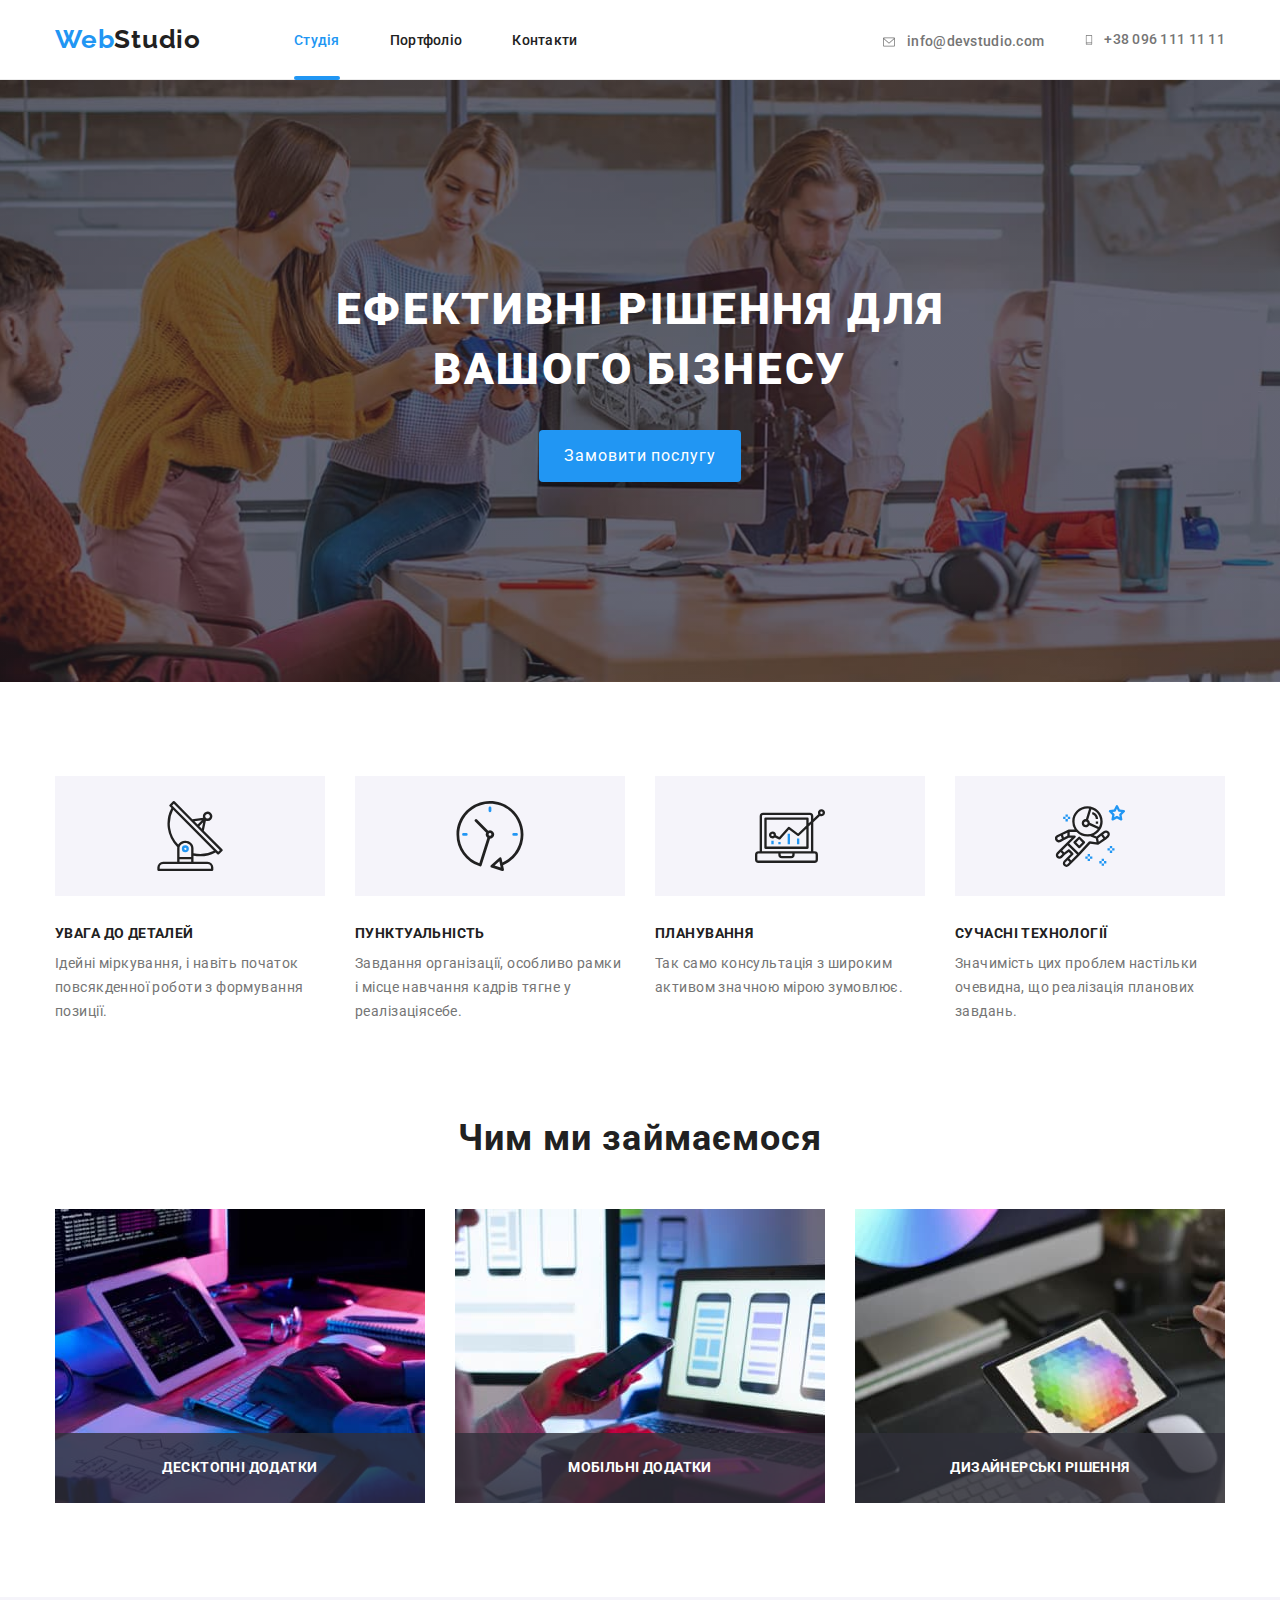
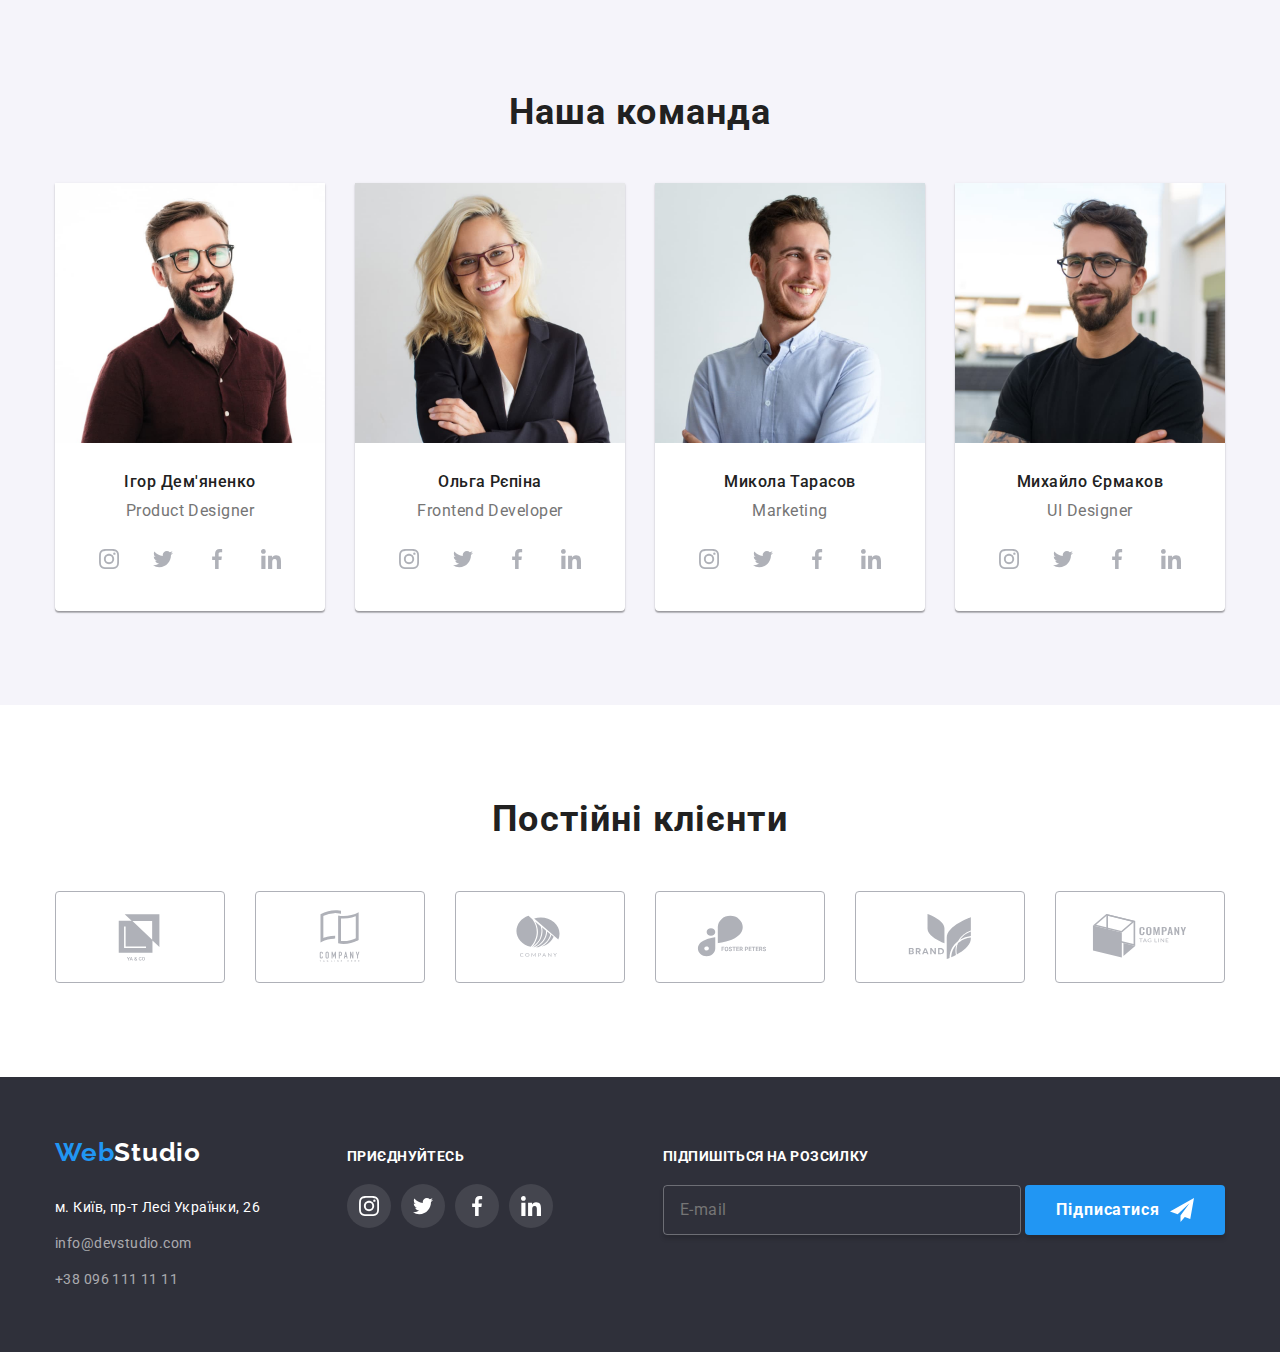
<file: index.html>
<!DOCTYPE html>
<html lang="uk">
  <head>
    <meta charset="UTF-8" />
    <meta http-equiv="X-UA-Compatible" content="IE=edge" />
    <meta name="viewport" content="width=device-width, initial-scale=1.0" />
    <title>Студія</title>

    <link rel="preconnect" href="https://fonts.googleapis.com" />
    <link rel="preconnect" href="https://fonts.gstatic.com" crossorigin />
    <link
      href="https://fonts.googleapis.com/css2?family=Raleway:wght@700&family=Roboto:wght@400;500;700;900&display=swap"
      rel="stylesheet" />
    <link
      rel="stylesheet"
      href="https://cdnjs.cloudflare.com/ajax/libs/modern-normalize/2.0.0/modern-normalize.min.css" />
      <link rel="stylesheet" href="css/main.min.css">
  </head>

  <body>
    <header class="page-header">
      <div class="container flex-container">
        <nav class="site-nav">
          <a href="/index.html" class="site-nav__logo"
            ><span class="site-nav__accent">Web</span>Studio</a
          >
          <ul class="site-nav__list">
            <li class="site-nav__item">
              <a href="./index.html" class="site-nav__link site-nav__link--current">Студія</a>
            </li>
            <li class="site-nav__item">
              <a href="./portfolio.html" class="site-nav__link">Портфоліо</a>
            </li>
            <li class="site-nav__item">
              <a href="" class="site-nav__link">Контакти</a>
            </li>
          </ul>
        </nav>

        <!-- contacts -->

        <ul class="contacts-list">
          <li class="contacts-list__item">
            <a href="mailto:info@devstudio.com." class="contacts-list__link">
              <svg class="contacts-list__email">
                <use href="./images/symbol-defs.svg#icon-icon-email"></use>
              </svg>info@devstudio.com</a>
          </li>
          <li class="contacts-list__item">
            <a href="tel:+380961111111" class="contacts-list__link">
              <svg class="contacts-list__phone">
                <use href="./images/symbol-defs.svg#icon-icon-phone"></use>
                </svg>+38 096 111 11 11</a>
          </li>
        </ul>
      </div>
    </header>

    <main>
      <section class="hero">
        <div class="container">
          <h1 class="hero__title">Ефективні рішення для вашого бізнесу</h1>
          <button data-modal-open type="button" class="hero__button">Замовити послугу</button>
        </div>
      </section>

      <section class="features">
        <div class="container">

          <h2 class="features__set">Особливості</h2>

          <ul class="features__list">
            <li class="features__item">
              <div class="features__box">
                <svg class="features__icon" width="70" height="70">
                <use href="./images/symbol-defs.svg#icon-icon-satellite"></use>
              </svg>
              </div>
              <h3 class="features__title">УВАГА ДО ДЕТАЛЕЙ</h3>
              <p class="features__text">
                Ідейні міркування, і навіть початок повсякденної роботи з
                формування позиції.
              </p>
            </li>
            <li class="features__item">
              <div class="features__box">
                <svg class="features__icon" width="70" height="70">
                <use href="./images/symbol-defs.svg#icon-icon-watch"></use>
              </svg>
              </div>
              <h3 class="features__title">ПУНКТУАЛЬНІСТЬ</h3>
              <p class="features__text">
                Завдання організації, особливо рамки і місце навчання кадрів
                тягне у реалізаціясебе.
              </p>
            </li>
            <li class="features__item">
              <div class="features__box">
                 <svg class="features__icon" width="70" height="70">
                <use href="./images/symbol-defs.svg#icon-icon-computer"></use>
              </svg>
              </div>
              <h3 class="features__title">ПЛАНУВАННЯ</h3>
              <p class="features__text">
                Так само консультація з широким активом значною мірою зумовлює.
              </p>
            </li>
            <li class="features__item">
              <div class="features__box">
                <svg class="features__icon" width="70" height="70">
                <use href="./images/symbol-defs.svg#icon-icon-rocketman"></use>
              </svg>
              </div>
              <h3 class="features__title">СУЧАСНІ ТЕХНОЛОГІЇ</h3>
              <p class="features__text">
                Значимість цих проблем настільки очевидна, що реалізація
                планових завдань.
              </p>
            </li>
          </ul>
        </div>
      </section>

      <section class="work">
        <div class="container">
          <h2 class="work__title">Чим ми займаємося</h2>

          <ul class="work__list">
            <li class="work__item">
              <div class="work__thumb">
                <img
                src="./images/image1.jpg"
                alt="розробка Frontend та Backend контенту"
                width="370"
              />
              <div class="work__description">
                <p class="work__text-description">Десктопні додатки</p>
              </div>
              </div>
            </li>
            <li class="work__item">
              <div class="work__thumb">
                <img
                src="./images/image2.jpg"
                alt="адаптивна верстка для пристроїв"
                width="370"
              />
              <div class="work__description">
                <p class="work__text-description">Мобільні додатки</p>
              </div>
              </div>
            </li>
            <li class="work__item">
              <div class="work__thumb">
                <img
                src="./images/image3.jpg"
                alt="підготовка дизайну та стилю"
                width="370"
              />
              <div class="work__description">
                <p class="work__text-description">Дизайнерські рішення</p>
              </div>
              </div>
            </li>
          </ul>
        </div>
      </section>

      <section class="team">
        <div class="container">
          <h2 class="team__title">Наша команда</h2>
          <ul class="team__list">
            <li class="team__item">
              <img
                src="./images/photo1.jpg"
                alt="фото члена команди WebStudio Ігора Дем'яненко"
                width="270"
              />
              <div class="user-box">
                <h3 class="user-box__name">Ігор Дем'яненко</h3>
                <p class="user-box__profession">Product Designer</p>
                <ul class="user-box__list">
                  <li class="user-box__item">
                    <a href="" class="user-box__link">
                      <svg class="user-box__icon">
                        <use
                          href="./images/symbol-defs.svg#icon-user-url-link1"
                        ></use>
                      </svg>
                    </a>
                  </li>
                  <li class="user-box__item">
                    <a href="" class="user-box__link">
                      <svg class="user-box__icon">
                        <use
                          href="./images/symbol-defs.svg#icon-user-url-link2"
                        ></use>
                      </svg>
                    </a>
                  </li>
                  <li class="user-box__item">
                    <a href="" class="user-box__link">
                      <svg class="user-box__icon">
                        <use
                          href="./images/symbol-defs.svg#icon-user-url-link3"
                        ></use>
                      </svg>
                    </a>
                  </li>
                  <li class="user-box__item">
                    <a href="" class="user-box__link">
                      <svg class="user-box__icon">
                        <use
                          href="./images/symbol-defs.svg#icon-user-url-link4"
                        ></use>
                      </svg>
                    </a>
                  </li>
                </ul>
              </div>
            </li>
            <li class="team__item">
              <img
                src="./images/photo2.jpg"
                alt="фото члена команди WebStudio Ольги Рєпіної"
                width="270"
              />
              <div class="user-box">
                <h3 class="user-box__name">Ольга Рєпіна</h3>
                <p class="user-box__profession">Frontend Developer</p>
                <ul class="user-box__list">
                  <li class="user-box__item">
                    <a href="" class="user-box__link">
                      <svg class="user-box__icon">
                        <use
                          href="./images/symbol-defs.svg#icon-user-url-link1"
                        ></use>
                      </svg>
                    </a>
                  </li>
                  <li class="user-box__item">
                    <a href="" class="user-box__link">
                      <svg class="user-box__icon">
                        <use
                          href="./images/symbol-defs.svg#icon-user-url-link2"
                        ></use>
                      </svg>
                    </a>
                  </li>
                  <li class="user-box__item">
                    <a href="" class="user-box__link">
                      <svg class="user-box__icon">
                        <use
                          href="./images/symbol-defs.svg#icon-user-url-link3"
                        ></use>
                      </svg>
                    </a>
                  </li>
                  <li class="user-box__item">
                    <a href="" class="user-box__link">
                      <svg class="user-box__icon">
                        <use
                          href="./images/symbol-defs.svg#icon-user-url-link4"
                        ></use>
                      </svg>
                    </a>
                  </li>
                </ul>
              </div>
            </li>
            <li class="team__item">
              <img
                src="./images/photo3.jpg"
                alt="фото члена команди WebStudio Миколи Тарасова"
                width="270"
              />
              <div class="user-box">
                <h3 class="user-box__name">Микола Тарасов</h3>
                <p class="user-box__profession">Marketing</p>
                <ul class="user-box__list">
                  <li class="user-box__item">
                    <a href="" class="user-box__link">
                      <svg class="user-box__icon">
                        <use
                          href="./images/symbol-defs.svg#icon-user-url-link1"
                        ></use>
                      </svg>
                    </a>
                  </li>
                  <li class="user-box__item">
                    <a href="" class="user-box__link">
                      <svg class="user-box__icon">
                        <use
                          href="./images/symbol-defs.svg#icon-user-url-link2"
                        ></use>
                      </svg>
                    </a>
                  </li>
                  <li class="user-box__item">
                    <a href="" class="user-box__link">
                      <svg class="user-box__icon">
                        <use
                          href="./images/symbol-defs.svg#icon-user-url-link3"
                        ></use>
                      </svg>
                    </a>
                  </li>
                  <li class="user-box__item">
                    <a href="" class="user-box__link">
                      <svg class="user-box__icon">
                        <use
                          href="./images/symbol-defs.svg#icon-user-url-link4"
                        ></use>
                      </svg>
                    </a>
                  </li>
                </ul>
              </div>
            </li>
            <li class="team__item">
              <img
                src="./images/photo4.jpg"
                alt="фото члена команди WebStudio Михайла Єрмакова"
                width="270"
              />
              <div class="user-box">
                <h3 class="user-box__name">Михайло Єрмаков</h3>
                <p class="user-box__profession">UI Designer</p>
                <ul class="user-box__list">
                  <li class="user-box__item">
                    <a href="" class="user-box__link">
                      <svg class="user-box__icon">
                        <use
                          href="./images/symbol-defs.svg#icon-user-url-link1"
                        ></use>
                      </svg>
                    </a>
                  </li>
                  <li class="user-box__item">
                    <a href="" class="user-box__link">
                      <svg class="user-box__icon">
                        <use
                          href="./images/symbol-defs.svg#icon-user-url-link2"
                        ></use>
                      </svg>
                    </a>
                  </li>
                  <li class="user-box__item">
                    <a href="" class="user-box__link">
                      <svg class="user-box__icon">
                        <use
                          href="./images/symbol-defs.svg#icon-user-url-link3"
                        ></use>
                      </svg>
                    </a>
                  </li>
                  <li class="user-box__item">
                    <a href="" class="user-box__link">
                      <svg class="user-box__icon">
                        <use
                          href="./images/symbol-defs.svg#icon-user-url-link4"
                        ></use>
                      </svg>
                    </a>
                  </li>
                </ul>
              </div>
            </li>
          </ul>
        </div>
      </section>

      <section class="clients">
        <div class="container">
          <h2 class="clients__title">Постійні клієнти</h2>
          <ul class="clients__list">
            <li class="clients__item">
              <a href="" class="clients__link">
                <svg class="clients__icon">
                  <use href="./images/symbol-defs.svg#icon-company-logo1"></use>
                </svg>
              </a>
            </li>
            <li class="clients__item">
              <a href="" class="clients__link">
                <svg class="clients__icon">
                  <use href="./images/symbol-defs.svg#icon-company-logo2"></use>
                </svg>
              </a>
            </li>
            <li class="clients__item">
              <a href="" class="clients__link">
                <svg class="clients__icon">
                  <use href="./images/symbol-defs.svg#icon-company-logo3"></use>
                </svg>
              </a>
            </li>
            <li class="clients__item">
              <a href="" class="clients__link">
                <svg class="clients__icon">
                  <use href="./images/symbol-defs.svg#icon-company-logo4"></use>
                </svg>
              </a>
            </li>
            <li class="clients__item">
              <a href="" class="clients__link">
                <svg class="clients__icon">
                  <use href="./images/symbol-defs.svg#icon-company-logo5"></use>
                </svg>
              </a>
            </li>
            <li class="clients__item">
              <a href="" class="clients__link">
                <svg class="clients__icon">
                  <use href="./images/symbol-defs.svg#icon-company-logo6"></use>
                </svg>
              </a>
            </li>
          </ul>
        </div>
      </section>
    </main>

    <footer>
      <div class="container flex-container">
        <div class="footer-contacts">
          <a href="/index.html" class="footer-contacts__logo"
            ><span class="footer-contacts__accent">Web</span>Studio</a
          >
          <address class="footer-contacts__address">
            <p class="footer-contacts__item">м. Київ, пр-т Лесі Українки, 26</p>
            <p class="footer-contacts__item">
              <a href="mailto:info@devstudio.com" class="footer-contacts__link"
                >info@devstudio.com</a
              >
            </p>
            <p class="footer-contacts__item">
              <a href="tel:+380961111111" class="footer-contacts__link"
                >+38 096 111 11 11</a
              >
            </p>
          </address>
        </div>

        <div class="footer-url">
          <h3 class="footer-url__title">ПРИЄДНУЙТЕСЬ</h3>
          <ul class="footer-url__list">
            <li class="footer-url__item">
              <a href="" class="footer-url__link">
                <svg class="footer-url__icon">
                  <use
                    href="./images/symbol-defs.svg#icon-user-url-link1"
                  ></use>
                </svg>
              </a>
            </li>
            <li class="footer-url__item">
              <a href="" class="footer-url__link">
                <svg class="footer-url__icon">
                  <use
                    href="./images/symbol-defs.svg#icon-user-url-link2"
                  ></use>
                </svg>
              </a>
            </li>
            <li class="footer-url__item">
              <a href="" class="footer-url__link">
                <svg class="footer-url__icon">
                  <use
                    href="./images/symbol-defs.svg#icon-user-url-link3"
                  ></use>
                </svg>
              </a>
            </li>
            <li class="footer-url__item">
              <a href="" class="footer-url__link">
                <svg class="footer-url__icon">
                  <use
                    href="./images/symbol-defs.svg#icon-user-url-link4"
                  ></use>
                </svg>
              </a>
            </li>
          </ul>
        </div>

        <div class="subcribe-box"> 
          <p class="subcribe-box__title">Підпишіться на розсилку</p>
          <form name="subcribe-box__form">
              <input type="email" class="subcribe-box__input" name="email" placeholder="E-mail" />
            <button type="submit" class="subcribe-box__button">
              Підписатися
              <svg class="subcribe-box__icon" width="24" height="24">
                  <use
                    href="./images/symbol-defs.svg#icon-icon-send"
                  ></use>
                </svg>
            </button>
          </form>
        </div>
      </div>
    </footer>

    <div class="backdrop is-hidden" data-modal>
      <div class="modal">
        <button data-modal-close class="modal__button">
          <svg class="modal__icon" width="18" height="18">
            <use href="./images/symbol-defs.svg#icon-close-black"></use>
          </svg>
        </button>

        <div class="modal-box">
          <p class="modal-box__title">Залиште свої дані, ми вам передзвонимо</p>
            <form>
              <div class="modal-box__form">
                <label for="name" class="modal-box__label">Ім'я</label>
                  <div class="modal-box__field">
                    <input type="text" name="name" id="name" class="modal-box__input" />
                      <svg class="modal-box__icon" width="18px" height="18px">
                        <use href="./images/symbol-defs.svg#icon-person-black-18dp"></use>
                      </svg>
                  </div>
             </div>
             <div class="modal-box__form">
                <label for="tel" class="modal-box__label">Телефон</label>
                  <div class="modal-box__field">
                    <input type="tel" name="tel" id="tel" class="modal-box__input" />
                      <svg class="modal-box__icon" width="18px" height="18px">
                        <use href="./images/symbol-defs.svg#icon-phone-black-18dp"></use>
                      </svg>
                  </div>
             </div>
             <div class="modal-box__form">
                <label for="mail" class="modal-box__label">Пошта</label>
                  <div class="modal-box__field">
                    <input type="email" name="mail" id="mail" class="modal-box__input" />
                      <svg class="modal-box__icon" width="18px" height="18px">
                        <use href="./images/symbol-defs.svg#icon-email-black-18dp"></use>
                      </svg>
                  </div>
             </div>

             <div class="modal-box__textarea">
                <label for="comment" class="modal-box__label">Коментар</label>
                  <div class="modal-box__field">
                    <textarea name="comment" id="comment" class="modal-box__feedback" placeholder="Введіть текст"></textarea>
                  </div>
             </div>

              <div class="modal-box__check-box">
                <label for="checkbox" class="modal-box__checkbox-label">
                  <input type="checkbox" name="checkbox" id="checkbox" class="modal-box__checkbox" />
                    <span>Погоджуюся з розсилкою та приймаю <a href="" class="modal-box__accent">Умови договору</a></span></label>
              </div>
              <button type="submit" class="modal-box__button">Відправити</button>
            </form>
        </div>
        
    </div>
    </div>
    <script src="./js/modal.js"></script>
  </body>
</html>
</file>
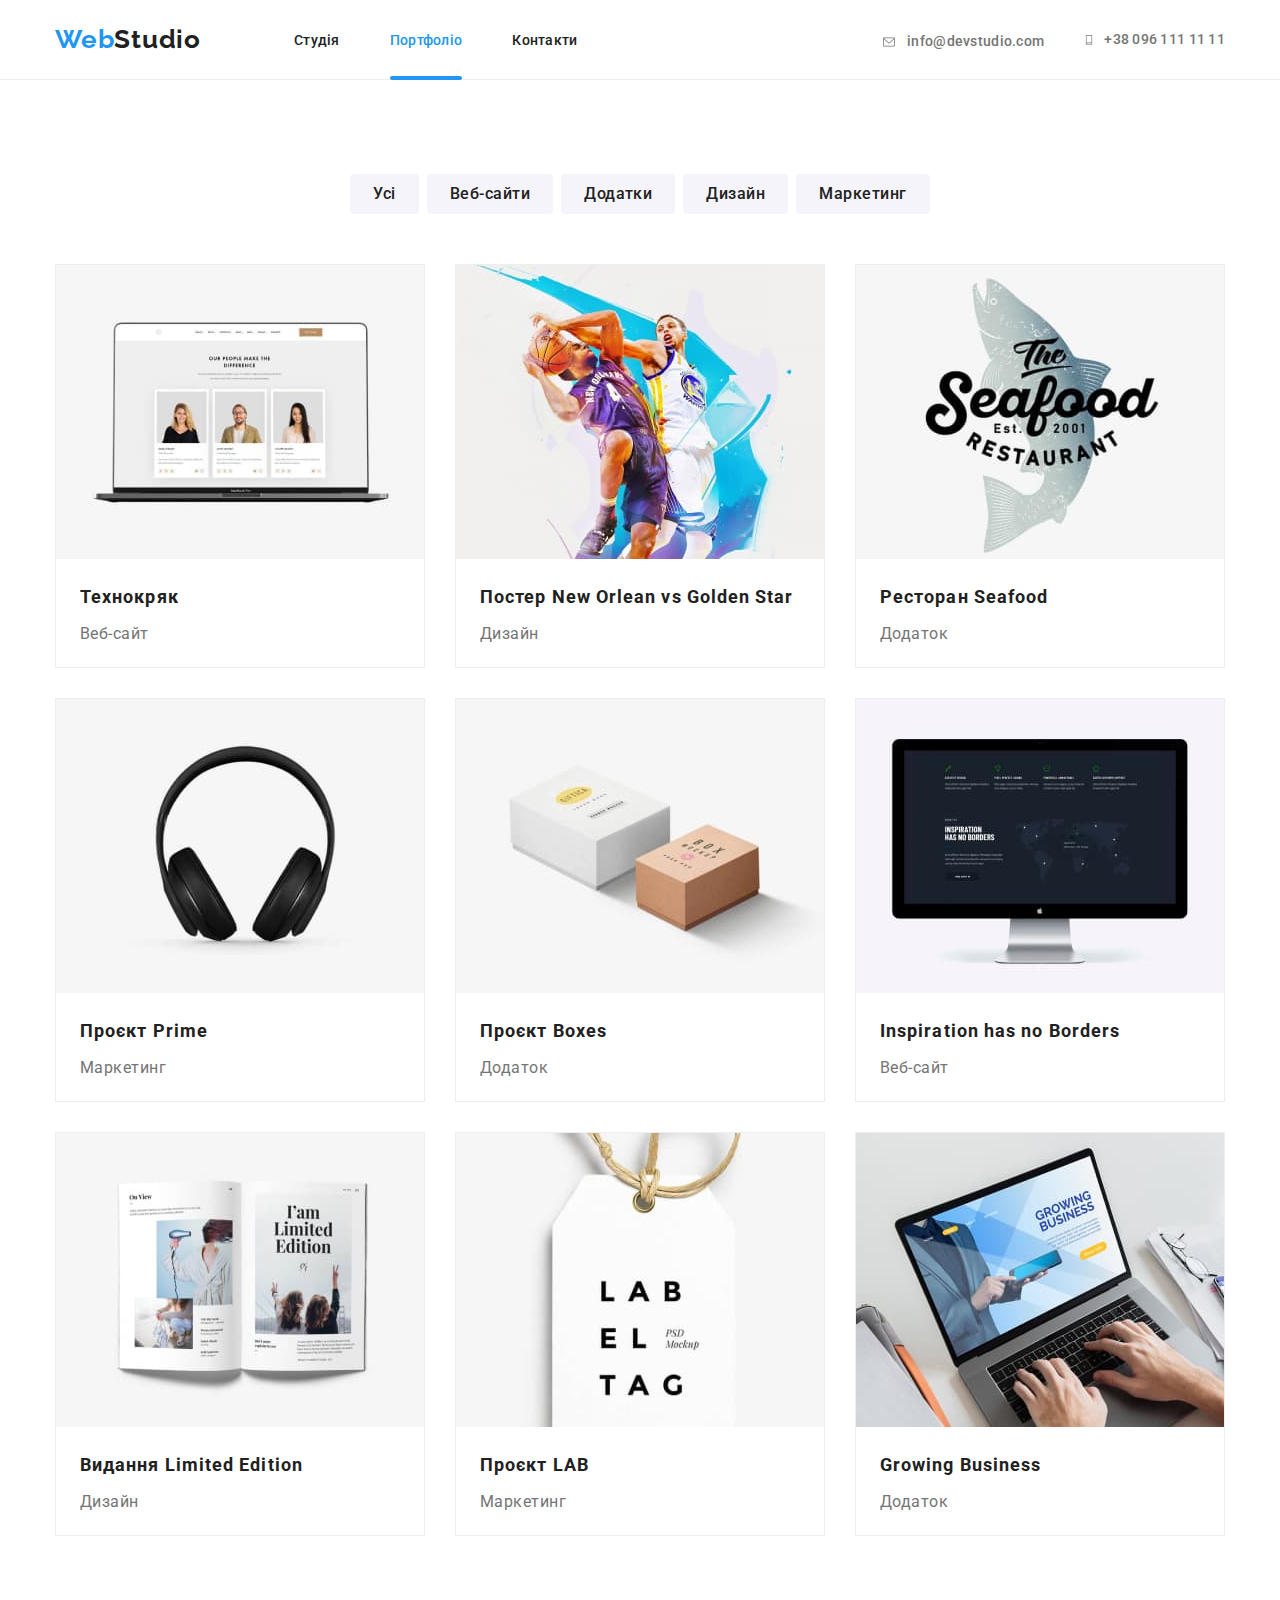
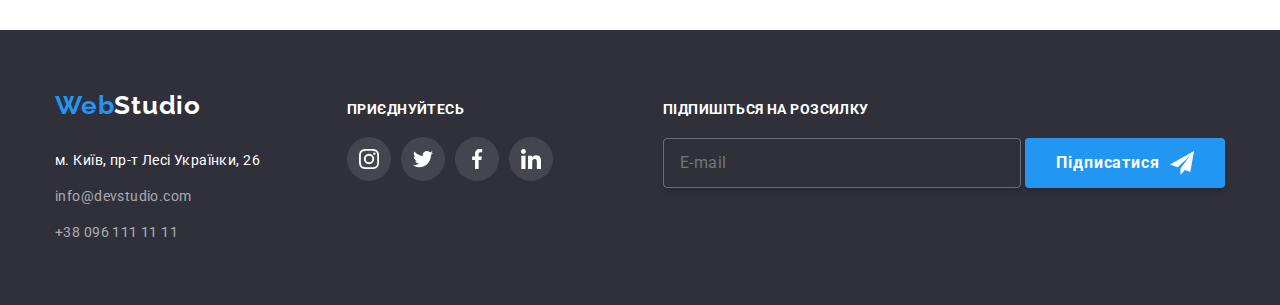
<file: portfolio.html>
<!DOCTYPE html>
<html lang="uk">
  <head>
    <meta charset="UTF-8" />
    <meta http-equiv="X-UA-Compatible" content="IE=edge" />
    <meta name="viewport" content="width=device-width, initial-scale=1.0" />
    <title>Студія</title>

    <link rel="preconnect" href="https://fonts.googleapis.com" />
    <link rel="preconnect" href="https://fonts.gstatic.com" crossorigin />
    <link
      href="https://fonts.googleapis.com/css2?family=Raleway:wght@700&family=Roboto:wght@400;500;700;900&display=swap"
      rel="stylesheet"
    />
    <link
      rel="stylesheet"
      href="https://cdnjs.cloudflare.com/ajax/libs/modern-normalize/2.0.0/modern-normalize.min.css"
    />
    <link rel="stylesheet" href="css/main.min.css">
  </head>

  <body>
    <header class="page-header">
      <div class="container flex-container">
        <nav class="site-nav">
          <a href="/index.html" class="site-nav__logo"
            ><span class="site-nav__accent">Web</span>Studio</a
          >
          <ul class="site-nav__list">
            <li class="site-nav__item">
              <a href="./index.html" class="site-nav__link">Студія</a>
            </li>
            <li class="site-nav__item">
              <a href="./portfolio.html" class="site-nav__link site-nav__link--current">Портфоліо</a>
            </li>
            <li class="site-nav__item">
              <a href="" class="site-nav__link">Контакти</a>
            </li>
          </ul>
        </nav>

        <!-- contacts -->

        <ul class="contacts-list">
          <li class="contacts-list__item">
            <a href="mailto:info@devstudio.com." class="contacts-list__link">
              <svg class="contacts-list__email">
                <use href="./images/symbol-defs.svg#icon-icon-email"></use>
              </svg>info@devstudio.com</a>
          </li>
          <li class="contacts-list__item">
            <a href="tel:+380961111111" class="contacts-list__link">
              <svg class="contacts-list__phone">
                <use href="./images/symbol-defs.svg#icon-icon-phone"></use>
                </svg>+38 096 111 11 11</a>
          </li>
        </ul>
      </div>
    </header>

    <main>
      <section class="projects">
        <div class="container">

          <h1 class="projects__title">Портофоліо</h1>

          <ul class="projects__list">
            <li class="projects__item">
              <button class="projects__button">Усі</button>
            </li>
            <li class="projects__item">
              <button class="projects__button">Веб-сайти</button>
            </li>
            <li class="projects__item">
              <button class="projects__button">Додатки</button>
            </li>
            <li class="projects__item">
              <button class="projects__button">Дизайн</button>
            </li>
            <li class="projects__item">
              <button class="projects__button">Маркетинг</button>
            </li>
          </ul>
          
            <h2 class="projects__example-title">work examples</h2>

            <ul class="projects__example-list">
              <li class="projects__example-item">
                <a href="" class="projects__example-link">
                  <div class="projects__example-thumb">
                    <img
                    src="./images/example-image1.jpg"
                    alt=""
                    width="370"
                    height="294"
                  />
                  <div class="projects__example-description">
                    <p class="projects__example-text">Ресурс пропонує комплексні пропозиції з різним рівнем функціоналу та сервісів. Все це дозволить відвідувачу отримати вичерпні відомості про компанію чи приватну особу.</p>
                  </div>
                  </div>
                  <div class="projects__info-box">
                    <h2 class="projects__info-title">Технокряк</h2>
                  <p class="projects__info-object">Веб-сайт</p>
                  </div>
                </a>
              </li>
              <li class="projects__example-item">
                <a href="" class="projects__example-link">
                  <div class="projects__example-thumb">
                    <img
                    src="./images/example-image2.jpg"
                    alt=""
                    width="370"
                    height="294"
                  />
                  <div class="projects__example-description">
                    <p class="projects__example-text">Ресурс пропонує комплексні пропозиції з різним рівнем функціоналу та сервісів. Все це дозволить відвідувачу отримати вичерпні відомості про компанію чи приватну особу.
                    </p>
                  </div>
                  </div>
                  <div class="projects__info-box">
                    <h2 class="projects__info-title">
                    Постер New Orlean vs Golden Star
                    </h2>
                  <p class="projects__info-object">Дизайн</p>
                  </div>
                </a>
              </li>
              <li class="projects__example-item">
                <a href="" class="projects__example-link">
                  <div class="projects__example-thumb">
                    <img
                    src="./images/example-image3.jpg"
                    alt=""
                    width="370"
                    height="294"
                  />
                  <div class="projects__example-description">
                    <p class="projects__example-text">Ресурс пропонує комплексні пропозиції з різним рівнем функціоналу та сервісів. Все це дозволить відвідувачу отримати вичерпні відомості про компанію чи приватну особу.
                    </p>
                  </div>
                  </div>
                  <div class="projects__info-box">
                    <h2 class="projects__info-title">Ресторан Seafood</h2>
                  <p class="projects__info-object">Додаток</p>
                  </div>
                </a>
              </li>
              <li class="projects__example-item">
                <a href="" class="projects__example-link">
                  <div class="projects__example-thumb">
                    <img
                    src="./images/example-image4.jpg"
                    alt=""
                    width="370"
                    height="294"
                  />
                  <div class="projects__example-description">
                    <p class="projects__example-text">Ресурс пропонує комплексні пропозиції з різним рівнем функціоналу та сервісів. Все це дозволить відвідувачу отримати вичерпні відомості про компанію чи приватну особу.
                    </p>
                  </div>
                  </div>
                  <div class="projects__info-box">
                    <h2 class="projects__info-title">Проєкт Prime</h2>
                  <p class="projects__info-object">Маркетинг</p>
                  </div>
                </a>
              </li>
              <li class="projects__example-item">
                <a href="" class="projects__example-link">
                  <div class="projects__example-thumb">
                    <img
                    src="./images/example-image5.jpg"
                    alt=""
                    width="370"
                    height="294"
                  />
                  <div class="projects__example-description">
                    <p class="projects__example-text">Ресурс пропонує комплексні пропозиції з різним рівнем функціоналу та сервісів. Все це дозволить відвідувачу отримати вичерпні відомості про компанію чи приватну особу.</p>
                  </div>
                  </div>
                  <div class="projects__info-box">
                    <h2 class="projects__info-title">Проєкт Boxes</h2>
                  <p class="projects__info-object">Додаток</p>
                  </div>
                </a>
              </li>
              <li class="projects__example-item">
                <a href="" class="projects__example-link">
                  <div class="projects__example-thumb">
                    <img
                    src="./images/example-image6.jpg"
                    alt=""
                    width="370"
                    height="294"
                  />
                  <div class="projects__example-description">
                    <p class="projects__example-text">Ресурс пропонує комплексні пропозиції з різним рівнем функціоналу та сервісів. Все це дозволить відвідувачу отримати вичерпні відомості про компанію чи приватну особу.</p>
                  </div>
                  </div>
                  <div class="projects__info-box">
                    <h2 class="projects__info-title">Inspiration has no Borders</h2>
                  <p class="projects__info-object">Веб-сайт</p>
                  </div>
                </a>
              </li>
              <li class="projects__example-item">
                <a href="" class="projects__example-link">
                  <div class="projects__example-thumb">
                    <img
                    src="./images/example-image7.jpg"
                    alt=""
                    width="370"
                    height="294"
                  />
                  <div class="projects__example-description">
                    <p class="projects__example-text">Ресурс пропонує комплексні пропозиції з різним рівнем функціоналу та сервісів. Все це дозволить відвідувачу отримати вичерпні відомості про компанію чи приватну особу.</p>
                  </div>
                  </div>
                  <div class="projects__info-box">
                    <h2 class="projects__info-title">Видання Limited Edition</h2>
                  <p class="projects__info-object">Дизайн</p>
                  </div>
                </a>
              </li>
              <li class="projects__example-item">
                <a href="" class="projects__example-link">
                  <div class="projects__example-thumb">
                    <img
                    src="./images/example-image8.jpg"
                    alt=""
                    width="370"
                    height="294"
                  />
                  <div class="projects__example-description">
                    <p class="projects__example-text">Ресурс пропонує комплексні пропозиції з різним рівнем функціоналу та сервісів. Все це дозволить відвідувачу отримати вичерпні відомості про компанію чи приватну особу.
                    </p>
                  </div>
                  </div>
                  <div class="projects__info-box">
                    <h2 class="projects__info-title">Проєкт LAB</h2>
                  <p class="projects__info-object">Маркетинг</p>
                  </div>
                </a>
              </li>
              <li class="projects__example-item">
                <a href="" class="projects__example-link">
                  <div class="projects__example-thumb">
                     <img
                    src="./images/example-image9.jpg"
                    alt=""
                    width="370"
                    height="294"
                  />
                  <div class="projects__example-description">
                    <p class="projects__example-text">Ресурс пропонує комплексні пропозиції з різним рівнем функціоналу та сервісів. Все це дозволить відвідувачу отримати вичерпні відомості про компанію чи приватну особу.</p>
                  </div>
                  </div>
                  <div class="projects__info-box">
                     <h2 class="projects__info-title">Growing Business</h2>
                  <p class="projects__info-object">Додаток</p>
                  </div>
                </a>
              </li>
            </ul>
        </div>
      </section>
    </main>

    <footer>
      <div class="container flex-container">
        <div class="footer-contacts">
          <a href="/index.html" class="footer-contacts__logo"
            ><span class="footer-contacts__accent">Web</span>Studio</a
          >
          <address class="footer-contacts__address">
            <p class="footer-contacts__item">м. Київ, пр-т Лесі Українки, 26</p>
            <p class="footer-contacts__item">
              <a href="mailto:info@devstudio.com" class="footer-contacts__link"
                >info@devstudio.com</a
              >
            </p>
            <p class="footer-contacts__item">
              <a href="tel:+380961111111" class="footer-contacts__link"
                >+38 096 111 11 11</a
              >
            </p>
          </address>
        </div>

        <div class="footer-url">
          <h3 class="footer-url__title">ПРИЄДНУЙТЕСЬ</h3>
          <ul class="footer-url__list">
            <li class="footer-url__item">
              <a href="" class="footer-url__link">
                <svg class="footer-url__icon">
                  <use
                    href="./images/symbol-defs.svg#icon-user-url-link1"
                  ></use>
                </svg>
              </a>
            </li>
            <li class="footer-url__item">
              <a href="" class="footer-url__link">
                <svg class="footer-url__icon">
                  <use
                    href="./images/symbol-defs.svg#icon-user-url-link2"
                  ></use>
                </svg>
              </a>
            </li>
            <li class="footer-url__item">
              <a href="" class="footer-url__link">
                <svg class="footer-url__icon">
                  <use
                    href="./images/symbol-defs.svg#icon-user-url-link3"
                  ></use>
                </svg>
              </a>
            </li>
            <li class="footer-url__item">
              <a href="" class="footer-url__link">
                <svg class="footer-url__icon">
                  <use
                    href="./images/symbol-defs.svg#icon-user-url-link4"
                  ></use>
                </svg>
              </a>
            </li>
          </ul>
        </div>

        <div class="subcribe-box"> 
          <p class="subcribe-box__title">Підпишіться на розсилку</p>
          <form name="subcribe-box__form">
              <input type="email" class="subcribe-box__input" name="email" placeholder="E-mail" />
            <button type="submit" class="subcribe-box__button">
              Підписатися
              <svg class="subcribe-box__icon" width="24" height="24">
                  <use
                    href="./images/symbol-defs.svg#icon-icon-send"
                  ></use>
                </svg>
            </button>
          </form>
        </div>
      </div>
    </footer>

    <script src="./js/modal.js"></script>
  </body>
</html>
</file>
<file: css/main.min.css>
:root{--primary-text-color:#212121;--secondary-text-color: #757575;--accent-color: #2196F3;--primary-white-color: #ffffff;--background-color: #2F303A;--background-color-user: #F5F4FA;--border-box-primary: #EEEEEE;--border-box-secondary: #ECECEC;--border-box-client: #AFB1B8;--url-link-hover: #2196F3;--body-font: "Roboto", sans-serif;--logo-font: "Raleway", sans-serif}html{-webkit-box-sizing:border-box;box-sizing:border-box}*,*::before,*::after{-webkit-box-sizing:inherit;box-sizing:inherit}body{font-family:var(--body-font);font-style:normal;color:var(--primary-text-color);cursor:pointer}.flex-container{display:-webkit-box;display:-ms-flexbox;display:flex;-webkit-box-align:baseline;-ms-flex-align:baseline;align-items:baseline}.container{margin-left:auto;margin-right:auto;width:1200px;padding-left:15px;padding-right:15px}.container-nav{margin-left:auto;margin-right:auto;width:1200px}.container-contacts{margin-left:auto;margin-right:auto}ul{margin-top:0;margin-bottom:0;list-style:none}button{border-radius:4px;padding:10px 24px;text-align:center;font-size:16px;line-height:1.88;letter-spacing:.06em;color:var(--primary-white-color);background-color:var(--accent-color);border:1px solid rgba(0,0,0,0)}.section{padding-top:94px;padding-bottom:94px}a{text-decoration:none}img{display:block}footer{font-style:normal;background-color:var(--background-color);padding-top:60px;padding-bottom:60px}.page-header{height:80px;font-weight:500;font-size:14px;line-height:1.14;letter-spacing:.02em;background-color:var(--primary-white-color);border-bottom:1px solid var(--border-box-secondary)}.site-nav{display:-webkit-box;display:-ms-flexbox;display:flex;-webkit-box-align:center;-ms-flex-align:center;align-items:center}.site-nav__accent{color:var(--accent-color)}.site-nav__list{padding-left:0;padding-right:0;display:-webkit-box;display:-ms-flexbox;display:flex;font-style:normal;font-weight:500;font-size:14px;line-height:16px;text-decoration:none;letter-spacing:.02em;color:var(--primary-white-color)}.site-nav__item{margin-right:50px;position:relative}.site-nav__item:last-child{margin-right:0}.site-nav__link{display:block;padding-top:32px;padding-bottom:32px;font-style:normal;font-weight:500;font-size:14px;line-height:16px;text-decoration:none;letter-spacing:.02em;color:var(--primary-text-color);-webkit-transition-property:color;transition-property:color;-webkit-transition-duration:250ms;transition-duration:250ms;-webkit-transition-timing-function:cubic-bezier(0.4, 0, 0.2, 1);transition-timing-function:cubic-bezier(0.4, 0, 0.2, 1)}.site-nav__link{position:relative}.site-nav__link::after{content:"";display:block;position:absolute;left:0;bottom:0;width:100%;height:4px;background-color:var(--accent-color);border-radius:2px;opacity:0;-webkit-transition:opacity 250ms cubic-bezier(0.4, 0, 0.2, 1);transition:opacity 250ms cubic-bezier(0.4, 0, 0.2, 1)}.site-nav__list .site-nav__link:hover,.site-nav__list .site-nav__link:focus{color:var(--accent-color)}.site-nav__link.site-nav__link--current::after{opacity:1}.site-nav__list .site-nav__link.site-nav__link--current{color:var(--accent-color)}.site-nav__logo{padding-top:24px;padding-bottom:25px;margin-right:93px;font-family:var(--logo-font);font-style:normal;font-weight:700;font-size:26px;line-height:1.19;text-decoration:none;letter-spacing:.03em;color:var(--primary-text-color);-webkit-transition-property:color;transition-property:color;-webkit-transition-duration:250ms;transition-duration:250ms;-webkit-transition-timing-function:cubic-bezier(0.4, 0, 0.2, 1);transition-timing-function:cubic-bezier(0.4, 0, 0.2, 1)}.site-nav__logo:hover{color:var(--accent-color)}.contacts-list{padding-top:32px;padding-bottom:32px;padding-left:0;display:-webkit-box;display:-ms-flexbox;display:flex;-webkit-box-align:baseline;-ms-flex-align:baseline;align-items:baseline;margin-left:auto}.contacts-list__item+.contacts-list__item{margin-left:40px}.contacts-list__item{-webkit-box-align:center;-ms-flex-align:center;align-items:center}.contacts-list__link:hover .contacts-list__email,.contacts-list__link:focus .contacts-list__email{fill:var(--accent-color)}.contacts-list__link:hover .contacts-list__phone,.contacts-list__link:focus .contacts-list__phone{fill:var(--accent-color)}.contacts-list__email{margin-right:10px;width:16px;height:12px;fill:var(--secondary-text-color);-webkit-transition-property:fill;transition-property:fill;-webkit-transition-duration:250ms;transition-duration:250ms;-webkit-transition-timing-function:cubic-bezier(0.4, 0, 0.2, 1);transition-timing-function:cubic-bezier(0.4, 0, 0.2, 1)}.contacts-list__email:hover{fill:var(--accent-color)}.contacts-list__phone{margin-right:10px;width:10px;height:16px;fill:var(--secondary-text-color);-webkit-transition-property:fill;transition-property:fill;-webkit-transition-duration:250ms;transition-duration:250ms;-webkit-transition-timing-function:cubic-bezier(0.4, 0, 0.2, 1);transition-timing-function:cubic-bezier(0.4, 0, 0.2, 1)}.contacts-list__phone:hover{fill:var(--accent-color)}.contacts-list .contacts-list__link{font-style:normal;font-weight:500;font-size:14px;line-height:1.14;text-decoration:none;letter-spacing:.02em;color:var(--secondary-text-color);display:-webkit-box;display:-ms-flexbox;display:flex;-webkit-box-align:center;-ms-flex-align:center;align-items:center;-webkit-transition-property:color;transition-property:color;-webkit-transition-duration:250ms;transition-duration:250ms;-webkit-transition-timing-function:cubic-bezier(0.4, 0, 0.2, 1);transition-timing-function:cubic-bezier(0.4, 0, 0.2, 1)}.contacts-list__item .contacts-list__link:hover,.contacts-list__item .contacts-list__link:focus{color:var(--accent-color)}.hero{padding-top:200px;padding-bottom:200px;text-align:center;background-color:var(--background-color);max-width:1600px;min-height:600px;margin-left:auto;margin-right:auto;background-image:-webkit-gradient(linear, left top, right top, from(rgba(47, 48, 58, 0.4)), to(rgba(47, 48, 58, 0.4))),url(../images/hero-image.jpg);background-image:linear-gradient(to right, rgba(47, 48, 58, 0.4), rgba(47, 48, 58, 0.4)),url(../images/hero-image.jpg);background-size:cover;background-position:center}.hero__title{margin-top:0;margin-bottom:30px;margin-left:auto;margin-right:auto;text-align:center;width:696px;font-weight:900;font-size:44px;line-height:1.36;letter-spacing:.06em;text-transform:uppercase;color:var(--primary-white-color)}.hero__button{border-radius:4px;padding:10px 24px;text-align:center;font-size:16px;line-height:1.88;letter-spacing:.06em;color:var(--primary-white-color);background-color:var(--accent-color);border:1px solid rgba(0,0,0,0)}.features{padding-top:94px;padding-bottom:94px}.features__set{margin-top:0;margin-bottom:0;font-weight:700;font-size:36px;line-height:1.16;text-align:center;letter-spacing:.03em;color:var(--primary-text-color);display:none}.features__list{padding-left:0;display:-webkit-box;display:-ms-flexbox;display:flex;color:var(--primary-text-color)}.features__item{margin-right:30px;width:270px;fill:var(--secondary-text-color)}.features__item:last-child{margin-right:0px}.features__box{display:-webkit-box;display:-ms-flexbox;display:flex;width:270px;height:120px;margin-bottom:30px;-webkit-box-align:center;-ms-flex-align:center;align-items:center;-webkit-box-pack:center;-ms-flex-pack:center;justify-content:center;-webkit-box-orient:vertical;-webkit-box-direction:normal;-ms-flex-direction:column;flex-direction:column;background-color:var(--background-color-user)}.features__title{margin-top:0;margin-bottom:10px;font-weight:700;font-size:14px;line-height:1.14;letter-spacing:.03em;text-transform:uppercase;color:var(--primary-text-color)}.features__text{margin-top:0;margin-bottom:0;font-weight:400;font-size:14px;line-height:1.71;letter-spacing:.03em;color:var(--secondary-text-color)}.work{padding-top:0;padding-bottom:94px}.work__title{margin-top:0;margin-bottom:50px;font-weight:700;font-size:36px;line-height:1.16;text-align:center;letter-spacing:.03em;color:var(--primary-text-color)}.work__list{display:-webkit-box;display:-ms-flexbox;display:flex;-ms-flex-wrap:wrap;flex-wrap:wrap;padding-left:0}.work__item{margin-right:30px}.work__item:last-child{margin-right:0px}.work__thumb{position:relative}.work__description{display:-webkit-box;display:-ms-flexbox;display:flex;position:absolute;bottom:0;left:0;width:100%;min-height:70px;-webkit-box-align:center;-ms-flex-align:center;align-items:center;-webkit-box-pack:center;-ms-flex-pack:center;justify-content:center;background-color:rgba(47,48,58,.8)}.work__text-description{font-weight:700;font-style:normal;font-size:14px;line-height:1.14;text-align:center;letter-spacing:.42px;text-transform:uppercase;color:var(--primary-white-color)}.team{margin-top:0;margin-bottom:0;padding-top:94px;padding-bottom:94px;background-color:var(--background-color-user)}.team__title{color:#212121;text-align:center;font-family:Roboto;font-size:36px;font-style:normal;font-weight:700;line-height:normal;letter-spacing:1.08px;margin-top:0;margin-bottom:50px}.team__list{padding-left:0;display:-webkit-box;display:-ms-flexbox;display:flex;-ms-flex-wrap:wrap;flex-wrap:wrap}.team__item{background-color:var(--primary-white-color);-webkit-box-shadow:0px 1px 3px rgba(0,0,0,.12),0px 1px 1px rgba(0,0,0,.14),0px 2px 1px rgba(0,0,0,.2);box-shadow:0px 1px 3px rgba(0,0,0,.12),0px 1px 1px rgba(0,0,0,.14),0px 2px 1px rgba(0,0,0,.2);border-radius:0px 0px 4px 4px;margin-right:30px;min-height:428px}.team__item:last-child{margin-right:0px}.user-box{padding-left:0px;padding-top:30px;padding-bottom:30px}.user-box__list{display:-webkit-box;display:-ms-flexbox;display:flex;-webkit-box-pack:center;-ms-flex-pack:center;justify-content:center;padding-left:0}.user-box__link{display:-webkit-box;display:-ms-flexbox;display:flex;-webkit-box-pack:center;-ms-flex-pack:center;justify-content:center;-webkit-box-align:center;-ms-flex-align:center;align-items:center;width:44px;height:44px;border-radius:50%;background:rgba(255,255,255,.1);-webkit-transition-property:background-color;transition-property:background-color;-webkit-transition-duration:250ms;transition-duration:250ms;-webkit-transition-timing-function:cubic-bezier(0.4, 0, 0.2, 1);transition-timing-function:cubic-bezier(0.4, 0, 0.2, 1)}.user-box__item{margin-right:10px}.user-box__item:last-child{margin-right:0}.user-box__icon{width:20px;height:20px;fill:var(--border-box-client);-webkit-transition-property:fill;transition-property:fill;-webkit-transition-duration:250ms;transition-duration:250ms;-webkit-transition-timing-function:cubic-bezier(0.4, 0, 0.2, 1);transition-timing-function:cubic-bezier(0.4, 0, 0.2, 1)}.user-box__link:hover .user-box__icon,.user-box__link:focus .user-box__icon{fill:var(--primary-white-color)}.user-box__link:hover,.user-box__link:focus{background-color:var(--accent-color)}.user-box__name{margin-top:0px;margin-bottom:10px;font-weight:500;font-size:16px;line-height:1.18;text-align:center;letter-spacing:.03em;color:var(--primary-text-color)}.user-box__profession{padding-bottom:0;margin-top:0;margin-bottom:16px;font-weight:400;font-size:16px;line-height:1.18;text-align:center;letter-spacing:.03em;color:var(--secondary-text-color)}.clients{padding-top:94px;padding-bottom:94px}.clients__title{margin-top:0;margin-bottom:50px;font-weight:700;font-size:36px;line-height:1.16;text-align:center;letter-spacing:1.08px;color:var(--primary-text-color)}.clients__list{padding-left:0;display:-webkit-box;display:-ms-flexbox;display:flex;-ms-flex-wrap:wrap;flex-wrap:wrap}.clients__item{display:-webkit-box;display:-ms-flexbox;display:flex;-webkit-box-pack:center;-ms-flex-pack:center;justify-content:center}.clients__item:not(:last-child){margin-right:30px}.clients__icon{-webkit-box-align:center;-ms-flex-align:center;align-items:center;width:106px;height:60px;fill:var(--border-box-client);-webkit-transition-property:fill;transition-property:fill;-webkit-transition-duration:250ms;transition-duration:250ms;-webkit-transition-timing-function:cubic-bezier(0.4, 0, 0.2, 1);transition-timing-function:cubic-bezier(0.4, 0, 0.2, 1)}.clients__link{display:-webkit-box;display:-ms-flexbox;display:flex;-webkit-box-align:center;-ms-flex-align:center;align-items:center;-webkit-box-pack:center;-ms-flex-pack:center;justify-content:center;fill:var(--icon-color);width:170px;height:92px;border:1px solid var(--border-box-client);border-radius:4px;-webkit-transition-property:border;transition-property:border;-webkit-transition-duration:250ms;transition-duration:250ms;-webkit-transition-timing-function:cubic-bezier(0.4, 0, 0.2, 1);transition-timing-function:cubic-bezier(0.4, 0, 0.2, 1)}.clients__link:hover .clients__icon,.clients__link:focus .clients__icon{fill:var(--accent-color)}.clients__link:hover,.clients__link:focus{border:1px solid var(--accent-color)}.footer-contacts{margin-right:auto}.footer-contacts__address{font-style:normal;font-weight:400;font-size:14px;line-height:1.71;letter-spacing:.03em;color:var(--primary-white-color)}.footer-contacts__link{font-style:normal;font-weight:400;font-size:14px;line-height:1.71;text-decoration:none;letter-spacing:.03em;color:rgba(255,255,255,.6);-webkit-transition-property:color;transition-property:color;-webkit-transition-duration:250ms;transition-duration:250ms;-webkit-transition-timing-function:cubic-bezier(0.4, 0, 0.2, 1);transition-timing-function:cubic-bezier(0.4, 0, 0.2, 1)}.footer-contacts__link:hover,.footer-contacts__link:focus{color:var(--accent-color)}.footer-contacts__link>p{margin-top:0;margin-bottom:12px}.footer-contacts__item{margin-top:0;margin-bottom:12px}.footer-contacts__item:last-child{margin-bottom:0px}.footer-contacts__accent{color:var(--accent-color)}.footer-contacts__logo{display:inline-block;margin-bottom:28px;font-family:"Raleway",sans-serif;font-style:normal;font-weight:700;font-size:26px;line-height:1.2;text-decoration:none;letter-spacing:.03em;color:var(--primary-white-color);-webkit-transition-property:color;transition-property:color;-webkit-transition-duration:250ms;transition-duration:250ms;-webkit-transition-timing-function:cubic-bezier(0.4, 0, 0.2, 1);transition-timing-function:cubic-bezier(0.4, 0, 0.2, 1)}.footer-contacts__logo:hover{color:var(--accent-color)}.footer-url{margin-left:70px;margin-right:93px}.footer-url__title{margin-top:0;margin-bottom:20px;padding-left:0;text-align:left;color:var(--primary-white-color);font-size:14px;font-style:normal;font-weight:700;line-height:1.16;letter-spacing:.42px}.footer-url__list{display:-webkit-box;display:-ms-flexbox;display:flex;padding-left:0}.footer-url__item{margin-right:10px}.footer-url__item:last-child{margin-right:0}.footer-url__link{display:-webkit-box;display:-ms-flexbox;display:flex;-webkit-box-pack:center;-ms-flex-pack:center;justify-content:center;-webkit-box-align:center;-ms-flex-align:center;align-items:center;width:44px;height:44px;border-radius:50%;background:rgba(255,255,255,.1);-webkit-transition-property:background-color;transition-property:background-color;-webkit-transition-duration:250ms;transition-duration:250ms;-webkit-transition-timing-function:cubic-bezier(0.4, 0, 0.2, 1);transition-timing-function:cubic-bezier(0.4, 0, 0.2, 1)}.footer-url__icon{width:20px;height:20px;fill:var(--primary-white-color)}.footer-url__link:hover,.footer-url__link:focus{background-color:var(--url-link-hover)}.subcribe-box{margin-left:auto}.subcribe-box__title{font-family:Roboto;font-size:14px;font-style:normal;font-weight:700;line-height:1.2;letter-spacing:.42px;text-transform:uppercase;color:var(--primary-white-color);margin-top:0;margin-bottom:20px}.subcribe-box__form{display:block;-webkit-box-align:center;-ms-flex-align:center;align-items:center}.subcribe-box__input{width:358px;height:50px;padding-top:15px;padding-bottom:15px;padding-left:16px;border-radius:4px;border:1px solid rgba(255,255,255,.3);background:rgba(33,150,243,0);-webkit-box-shadow:0px 4px 4px 0px rgba(0,0,0,.15);box-shadow:0px 4px 4px 0px rgba(0,0,0,.15);color:rgba(255,255,255,.6);font-family:Roboto;font-size:16px;font-style:normal;font-weight:400;line-height:1,25;letter-spacing:.48px}.subcribe-box__button{display:-webkit-inline-box;display:-ms-inline-flexbox;display:inline-flex;-webkit-box-pack:center;-ms-flex-pack:center;justify-content:center;-webkit-box-align:center;-ms-flex-align:center;align-items:center;width:200px;height:50px;padding:10px 28px;border-radius:4px;background:var(--accent-color);-webkit-box-shadow:0px 4px 4px 0px rgba(0,0,0,.15);box-shadow:0px 4px 4px 0px rgba(0,0,0,.15);color:var(--primary-white-color);text-align:center;font-family:Roboto;font-size:16px;font-style:normal;font-weight:700;line-height:1,88;letter-spacing:.96px}.subcribe-box__icon{fill:var(--primary-white-color);margin-left:10px}.backdrop{position:fixed;top:0;left:0;width:100%;height:100%;background:rgba(0,0,0,.5);opacity:1;-webkit-transition-property:opacity,visibility;transition-property:opacity,visibility;-webkit-transition-duration:250ms;transition-duration:250ms;-webkit-transition-timing-function:cubic-bezier(0.4, 0, 0.2, 1);transition-timing-function:cubic-bezier(0.4, 0, 0.2, 1)}.backdrop.is-hidden{visibility:hidden;opacity:0;pointer-events:none}.backdrop.is-hidden .modal{opacity:0;-webkit-transform:translate(-50%, -50%) scale(0.9);transform:translate(-50%, -50%) scale(0.9)}.modal{position:absolute;top:50%;left:50%;-webkit-transform:translate(-50%, -50%) scale(1);transform:translate(-50%, -50%) scale(1);min-width:528px;border-radius:4px;background:var(--primary-white-color);-webkit-box-shadow:0px 2px 1px 0px rgba(0,0,0,.2),0px 1px 1px 0px rgba(0,0,0,.14),0px 1px 3px 0px rgba(0,0,0,.12);box-shadow:0px 2px 1px 0px rgba(0,0,0,.2),0px 1px 1px 0px rgba(0,0,0,.14),0px 1px 3px 0px rgba(0,0,0,.12);-webkit-transition-property:opacity,-webkit-transform;transition-property:opacity,-webkit-transform;transition-property:transform,opacity;transition-property:transform,opacity,-webkit-transform;-webkit-transition-duration:250ms;transition-duration:250ms;-webkit-transition-timing-function:cubic-bezier(0.4, 0, 0.2, 1);transition-timing-function:cubic-bezier(0.4, 0, 0.2, 1)}.modal__button{display:-webkit-inline-box;display:-ms-inline-flexbox;display:inline-flex;-webkit-box-pack:center;-ms-flex-pack:center;justify-content:center;-webkit-box-align:center;-ms-flex-align:center;align-items:center;position:absolute;top:8px;right:8px;width:30px;height:30px;padding:0;border-radius:50%;border:1px solid rgba(0,0,0,.1);cursor:pointer;background-color:var(--primary-white-color);fill:#000;-webkit-transition-property:fill;transition-property:fill;-webkit-transition-duration:250ms;transition-duration:250ms;-webkit-transition-timing-function:cubic-bezier(0.4, 0, 0.2, 1);transition-timing-function:cubic-bezier(0.4, 0, 0.2, 1)}.modal__button:hover,.modal__button:focus{fill:var(--accent-color)}.modal-box{width:528px;padding:40px 40px}.modal-box__title{margin-top:0;margin-bottom:12px;font-weight:700;font-size:20px;line-height:1.15;text-align:center;letter-spacing:.03em;color:var(--primary-text-color)}.modal-box__form{margin-bottom:10px}.modal-box__label{display:block;margin-bottom:4px;font-size:12px;font-style:normal;font-weight:400;line-height:1.17;letter-spacing:.12px;color:var(--secondary-text-color)}.modal-box__field{position:relative}.modal-box__field:focus-within>.modal-box__icon{fill:var(--accent-color)}.modal-box__field:focus-within>.modal-box__input{border:1px solid var(--accent-color);outline:0}.modal-box__input{display:inline-block;width:448px;height:40px;padding-left:42px;border-radius:4px;border:1px solid rgba(33,33,33,.2);-webkit-transition-property:border;transition-property:border;-webkit-transition-duration:250ms;transition-duration:250ms;-webkit-transition-timing-function:cubic-bezier(0.4, 0, 0.2, 1);transition-timing-function:cubic-bezier(0.4, 0, 0.2, 1)}.modal-box__icon{position:absolute;top:50%;left:12px;-webkit-transform:translateY(-50%);transform:translateY(-50%);display:inline-block;-webkit-transition-property:fill;transition-property:fill;-webkit-transition-duration:250ms;transition-duration:250ms;-webkit-transition-timing-function:cubic-bezier(0.4, 0, 0.2, 1);transition-timing-function:cubic-bezier(0.4, 0, 0.2, 1)}.modal-box__textarea{margin-bottom:20px}.modal-box__field:focus-within>.modal-box__feedback{outline:0;border:1px solid var(--accent-color);color:var(--accent-color)}.modal-box__feedback{width:448px;height:120px;padding:12px 16px;color:rgba(117,117,117,.5);font-size:12px;font-style:normal;font-weight:400;line-height:1.17;letter-spacing:.12px;resize:none;border-radius:4px;border:1px solid rgba(33,33,33,.2);-webkit-transition-property:border,color;transition-property:border,color;-webkit-transition-duration:250ms;transition-duration:250ms;-webkit-transition-timing-function:cubic-bezier(0.4, 0, 0.2, 1);transition-timing-function:cubic-bezier(0.4, 0, 0.2, 1)}.modal-box__accent{color:var(--accent-color);font-size:14px;font-style:normal;font-weight:400;line-height:24px;letter-spacing:.42px;text-decoration-line:underline}.modal-box__checkbox{-webkit-appearance:none;-moz-appearance:none;appearance:none;width:16px;height:15px;margin-right:7px;outline:2px solid rgba(0,0,0,0);outline-offset:-2px;border:2px solid var(--primary-text-color);border-radius:2px;background-position:center;background-repeat:no-repeat;background-size:0;background-image:url(../images/icon-check.svg);-webkit-transition:background-size 250ms cubic-bezier(0.4, 0, 0.2, 1),background-color 250ms cubic-bezier(0.4, 0, 0.2, 1),outline-color 250ms cubic-bezier(0.4, 0, 0.2, 1);transition:background-size 250ms cubic-bezier(0.4, 0, 0.2, 1),background-color 250ms cubic-bezier(0.4, 0, 0.2, 1),outline-color 250ms cubic-bezier(0.4, 0, 0.2, 1)}.modal-box__checkbox:checked{outline-color:var(--accent-color);background-color:var(--accent-color);background-size:11px 8px;background-size:contain;border-color:rgba(0,0,0,0)}.modal-box__checkbox-label:focus-within>.modal-box__checkbox{border:2px solid var(--accent-color);outline:0}.modal-box__checkbox-label{font-size:14px;line-height:1.71;letter-spacing:.03em;color:var(--primary-text-color)}.modal-box__checkbox:checked+.icon-check{background-color:var(--accent-color);border-color:rgba(0,0,0,0)}.modal-box__button{display:-webkit-box;display:-ms-flexbox;display:flex;-webkit-box-align:center;-ms-flex-align:center;align-items:center;width:200px;height:50px;padding:10px 52px;margin-left:auto;margin-right:auto;margin-top:30px;border-radius:4px;background:var(--accent-color);-webkit-box-shadow:0px 4px 4px 0px rgba(0,0,0,.15);box-shadow:0px 4px 4px 0px rgba(0,0,0,.15);color:var(--primary-white-color);text-align:center;font-size:16px;font-style:normal;font-weight:700;line-height:1.15;letter-spacing:.96px}.modal-box__check-box{margin-bottom:30px}.modal-box__check-box a{color:var(--accent-color)}.modal-box__check-box label{display:-webkit-box;display:-ms-flexbox;display:flex;-webkit-box-align:center;-ms-flex-align:center;align-items:center;-webkit-box-pack:center;-ms-flex-pack:center;justify-content:center;font-size:14px;line-height:1.71;letter-spacing:.03em;color:var(--secondary-text-color)}.icon-check{margin-right:7px;border:2px solid var(--primary-white-color);border-radius:2px;-webkit-transition-property:border-color,background-color;transition-property:border-color,background-color;-webkit-transition-duration:250ms;transition-duration:250ms;-webkit-transition-timing-function:cubic-bezier(0.4, 0, 0.2, 1);transition-timing-function:cubic-bezier(0.4, 0, 0.2, 1)}.projects{text-align:center;padding-top:94px;padding-bottom:94px}.projects__example-title{margin-top:0;margin-bottom:0;display:none}.projects__example-list{text-align:left;display:-webkit-box;display:-ms-flexbox;display:flex;-ms-flex-wrap:wrap;flex-wrap:wrap;padding-left:0}.projects__list{display:-webkit-box;display:-ms-flexbox;display:flex;padding-left:0;margin-bottom:50px;-webkit-box-pack:center;-ms-flex-pack:center;justify-content:center}.projects__item{margin-right:8px}.projects__item:last-child{margin-right:0px}.projects__example-item{margin-right:30px;margin-bottom:30px;background-color:var(--primary-white-color)}.projects__example-item:nth-child(3n){margin-right:0}.projects__example-item:nth-last-child(-n+3){margin-bottom:0px}.projects__example-link{display:inline-block;fill:var(--border-box-client);width:370px;height:404px;border:1px solid var(--border-box-primary);-webkit-transition-property:-webkit-box-shadow;transition-property:-webkit-box-shadow;transition-property:box-shadow;transition-property:box-shadow, -webkit-box-shadow;-webkit-transition-duration:250ms;transition-duration:250ms;-webkit-transition-timing-function:cubic-bezier(0.4, 0, 0.2, 1);transition-timing-function:cubic-bezier(0.4, 0, 0.2, 1)}.projects__example-link:hover .projects__example-description,.projects__example-link:focus .projects__example-description{-webkit-transform:translateY(0);transform:translateY(0)}.projects__example-link:hover,.projects__example-link:focus{border:1px solid var(--border-box-primary);-webkit-box-shadow:1px 4px 6px 0px rgba(0,0,0,.16),0px 4px 4px 0px rgba(0,0,0,.06),0px 1px 1px 0px rgba(0,0,0,.12);box-shadow:1px 4px 6px 0px rgba(0,0,0,.16),0px 4px 4px 0px rgba(0,0,0,.06),0px 1px 1px 0px rgba(0,0,0,.12)}.projects__button{border-radius:4px;padding:6px 22px;text-align:center;min-width:67px;font-weight:500;font-size:16px;line-height:1.62;text-align:center;letter-spacing:.03em;color:var(--primary-text-color);background-color:var(--background-color-user);-webkit-transition-property:background-color,color,-webkit-box-shadow;transition-property:background-color,color,-webkit-box-shadow;transition-property:background-color,color,box-shadow;transition-property:background-color,color,box-shadow,-webkit-box-shadow;-webkit-transition-duration:250ms;transition-duration:250ms;-webkit-transition-timing-function:cubic-bezier(0.4, 0, 0.2, 1);transition-timing-function:cubic-bezier(0.4, 0, 0.2, 1)}.projects__button:hover,.projects__button:focus{color:var(--primary-white-color);background-color:var(--accent-color);-webkit-box-shadow:0px 2px 2px 0px rgba(0,0,0,.12),0px 1px 2px 0px rgba(0,0,0,.08),0px 3px 1px 0px rgba(0,0,0,.1);box-shadow:0px 2px 2px 0px rgba(0,0,0,.12),0px 1px 2px 0px rgba(0,0,0,.08),0px 3px 1px 0px rgba(0,0,0,.1)}.projects__info-box{padding-top:20px;padding-bottom:20px;padding-left:24px;padding-right:24px}.projects__example-thumb{position:relative;overflow:hidden}.projects__example-description{display:-webkit-box;display:-ms-flexbox;display:flex;position:absolute;top:0;left:0;-webkit-transform:translateY(100%);transform:translateY(100%);width:100%;height:100%;padding:63px 24px;-webkit-box-align:center;-ms-flex-align:center;align-items:center;color:var(--primary-white-color);background-color:rgba(33,150,243,.9);-webkit-transition-property:-webkit-transform;transition-property:-webkit-transform;transition-property:transform;transition-property:transform, -webkit-transform;-webkit-transition-duration:250ms;transition-duration:250ms;-webkit-transition-timing-function:cubic-bezier(0.4, 0, 0.2, 1);transition-timing-function:cubic-bezier(0.4, 0, 0.2, 1)}.projects__example-text{margin:0;font-size:18px;font-style:normal;font-weight:400;line-height:1.55;letter-spacing:.54px;color:var(--primary-white-color)}.projects__info-title{margin-top:0;margin-bottom:4px;font-style:normal;font-weight:700;font-size:18px;line-height:2;letter-spacing:.06em;color:var(--primary-text-color)}.projects__info-object{margin-top:0;margin-bottom:0;font-style:normal;font-weight:400;font-size:16px;line-height:1.88;letter-spacing:.03em;color:var(--secondary-text-color)}.projects__title{margin-top:0;margin-bottom:0;display:none}/*# sourceMappingURL=main.min.css.map */
</file>
